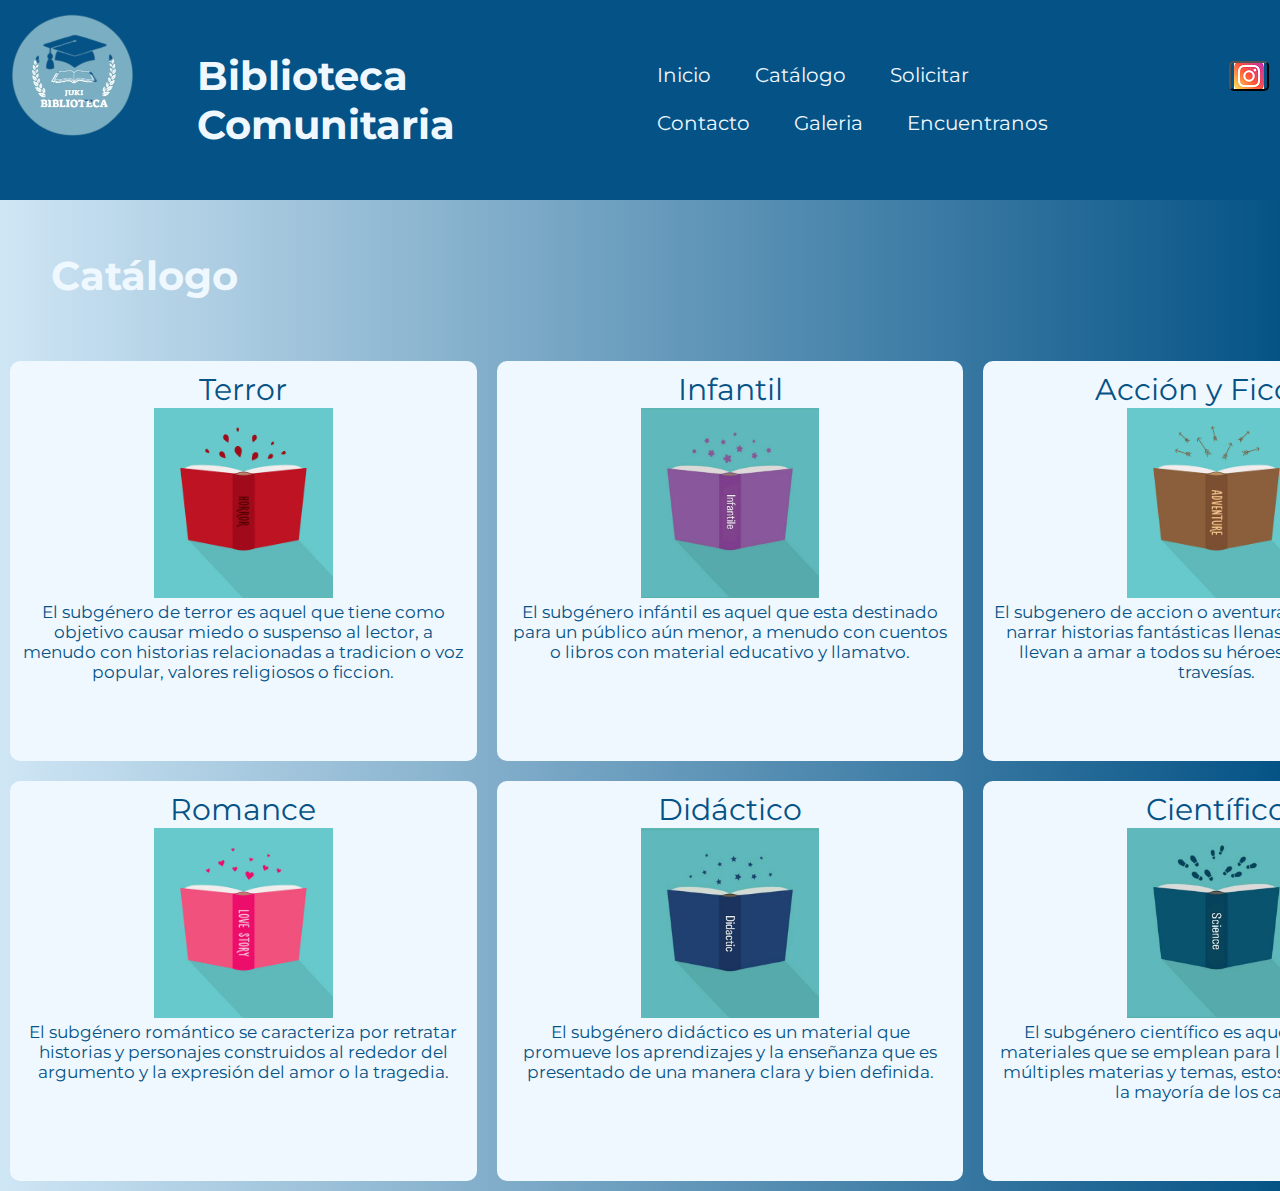
<file: catalogo.html>
<!DOCTYPE html>
<html>
<head>
    <title>Biblioteca</title>
    <link rel="stylesheet" href="style.css">
    <link rel="preconnect" href="https://fonts.googleapis.com">
    <link rel="preconnect" href="https://fonts.gstatic.com" crossorigin>
    <link href="https://fonts.googleapis.com/css2?family=Montserrat:ital,wght@1,200&display=swap" rel="stylesheet">
</head>
<body>
    <header>
        <div class="imagen">
            <img src="img/logo.png" class="logo">
        </div>
        <div class="titulo">
            <h1>Biblioteca Comunitaria</h1>
        </div>
        <div class="menu">
            <ul>
                <li id="item"><a href="index.html">Inicio</a>
                    <ul id="subitem">
                        <li><a href="#vision">Nuestra visión</a></li>
                        <li><a href="#galeria">Videos</a></li>
                        <li><a href="#audiolibro">Audios</a></li>
                    </ul>
                </li>
                <li id="item"><a href="catalogo.html">Catálogo</a>
                    <ul id="subitem">
                        <li><a href="sub/terror.html">Terror</a></li>
                        <li><a href="sub/infantil.html">Infantil</a></li>
                        <li><a href="sub/accion.html">Accion y Ficcion</a></li>
                        <li><a href="sub/romance.html">Romance</a></li>
                        <li><a href="sub/didactico.html">Didacticos</a></li>
                        <li><a href="sub/cientifico.html">Cientificos</a></li>
                    </ul>
                </li>
                <li id="item"><a href="solicitar.html">Solicitar</a></li>
                <li id="item"><a href="contacto.html">Contacto</a></li>
                <li id="item"><a href="galeria/galeria.html">Galeria</a></li>
                <li id="item"><a href="mapa.html">Encuentranos</a></li>

            </ul>
        </div>
        <div class="redes">
            <ul>
                <li id="red"><button type="button" class="inst" onclick="window.location.href='https://www.instagram.com/'"></button></li>
                <li id="red"><button type="button" class="fb" onclick="window.location.href='https://es-la.facebook.com/'"></button></li>
                <li id="red"><button type="button" class="wssp" onclick="window.location.href='https://web.whatsapp.com/'"></button></li>
            </ul>
        </div>
    </header>
    <h1 id="anim2">Catálogo</h1>
    <div class="secciones">
        <div class="generos">
            <a href="sub/terror.html">Terror</a>
            <img src="img/terror.jpg" id="terror">
            <p>El subgénero de terror es aquel que tiene como objetivo causar miedo o suspenso al lector, a menudo con historias
                relacionadas a tradicion o voz popular, valores religiosos o ficcion.
            </p>
        </div>
        <div class="generos">
            <a href="sub/infantil.html">Infantil</a>
            <img src="img/infantil.jpg" id="infantil">
            <p>El subgénero infántil es aquel que esta destinado para un público aún menor, a menudo con cuentos o libros con material
                educativo y llamatvo.
            </p>
        </div>
        <div class="generos">
            <a href="sub/accion.html">Acción y Ficción</a>
            <img src="img/accion.jpg" id="accion">
            <p>El subgenero de accion o aventura se caracteriza por narrar historias fantásticas llenas de acción que te llevan a amar
                a todos su héroes y sus increíbles travesías.
            </p>
        </div>
    </div>
    <div class="secciones">
        <div class="generos">
            <a href="sub/romance.html">Romance</a>
            <img src="img/romance.jpg" id="romance">
            <p>El subgénero romántico se caracteriza por retratar historias y personajes construidos al rededor del argumento y la 
                expresión del amor o la tragedia.
            </p>
        </div>
        <div class="generos">
            <a href="sub/didactico.html">Didáctico</a>
            <img src="img/didactico.jpg" id="didactico">
            <p>El subgénero didáctico es un material que promueve los aprendizajes y la enseñanza que es presentado de una manera clara
                y bien definida.
            </p>
        </div>
        <div class="generos">
            <a href="sub/cientifico.html">Científico</a>
            <img src="img/cientifico.jpg" id="cientifico">
            <p>El subgénero científico es aquel que contiene materiales que se emplean para la investigación de múltiples materias y
                temas, estos son verídicos (en la mayoría de los casos).
            </p>
        </div>
    </div>
</body>
</html>
</file>
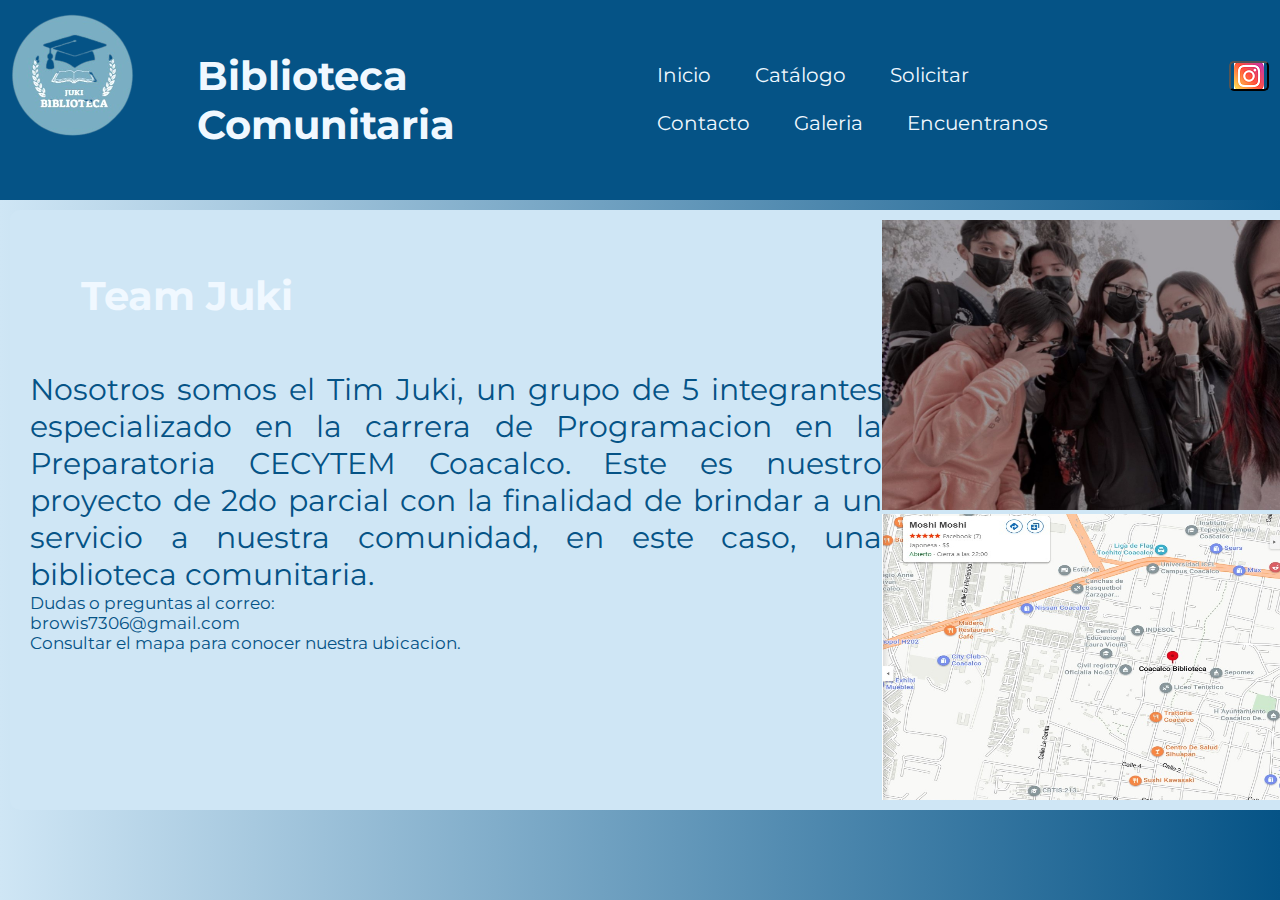
<file: contacto.html>
<!DOCTYPE html>
<html>
<head>
    <title>Biblioteca</title>
    <link rel="stylesheet" href="style.css">
    <link rel="preconnect" href="https://fonts.googleapis.com">
    <link rel="preconnect" href="https://fonts.gstatic.com" crossorigin>
    <link href="https://fonts.googleapis.com/css2?family=Montserrat:ital,wght@1,200&display=swap" rel="stylesheet">
</head>
<body>
    <header>
        <div class="imagen">
            <img src="img/logo.png" class="logo">
        </div>
        <div class="titulo">
            <h1>Biblioteca Comunitaria</h1>
        </div>
        <div class="menu">
            <ul>
                <li id="item"><a href="index.html">Inicio</a>
                    <ul id="subitem">
                        <li><a href="#vision">Nuestra visión</a></li>
                        <li><a href="#galeria">Videos</a></li>
                        <li><a href="#audiolibro">Audios</a></li>
                    </ul>
                </li>
                <li id="item"><a href="catalogo.html">Catálogo</a>
                    <ul id="subitem">
                        <li><a href="sub/terror.html">Terror</a></li>
                        <li><a href="sub/infantil.html">Infantil</a></li>
                        <li><a href="sub/accion.html">Accion y Ficcion</a></li>
                        <li><a href="sub/romance.html">Romance</a></li>
                        <li><a href="sub/didactico.html">Didacticos</a></li>
                        <li><a href="sub/cientifico.html">Cientificos</a></li>
                    </ul>
                </li>
                <li id="item"><a href="solicitar.html">Solicitar</a></li>
                <li id="item"><a href="contacto.html">Contacto</a></li>
                <li id="item"><a href="galeria/galeria.html">Galeria</a></li>
                <li id="item"><a href="mapa.html">Encuentranos</a></li>

            </ul>
        </div>
        <div class="redes">
            <ul>
                <li id="red"><button type="button" class="inst" onclick="window.location.href='https://www.instagram.com/'"></button></li>
                <li id="red"><button type="button" class="fb" onclick="window.location.href='https://es-la.facebook.com/'"></button></li>
                <li id="red"><button type="button" class="wssp" onclick="window.location.href='https://web.whatsapp.com/'"></button></li>
            </ul>
        </div>
    </header>
    <div class="contacto">
    <div class="texto">
        <h1 id="anim4">Team Juki</h1>
        <p class="parrafo">Nosotros somos el Tim Juki, un grupo de 5 integrantes especializado en la carrera de Programacion
            en la Preparatoria CECYTEM Coacalco. Este es nuestro proyecto de 2do parcial con la finalidad de
            brindar a un servicio a nuestra comunidad, en este caso, una biblioteca comunitaria.</p>
        <p>Dudas o preguntas al correo: <br>
            browis7306@gmail.com</p>
        <p>Consultar el mapa para conocer nuestra ubicacion.</p>
    </div>
    <div class="imagen">
        <img src="img/juki.jpg" id="foto">
        <img src="img/mapa.jpg" id="foto">
    </div>
    </div>
</body>
</html>
</file>
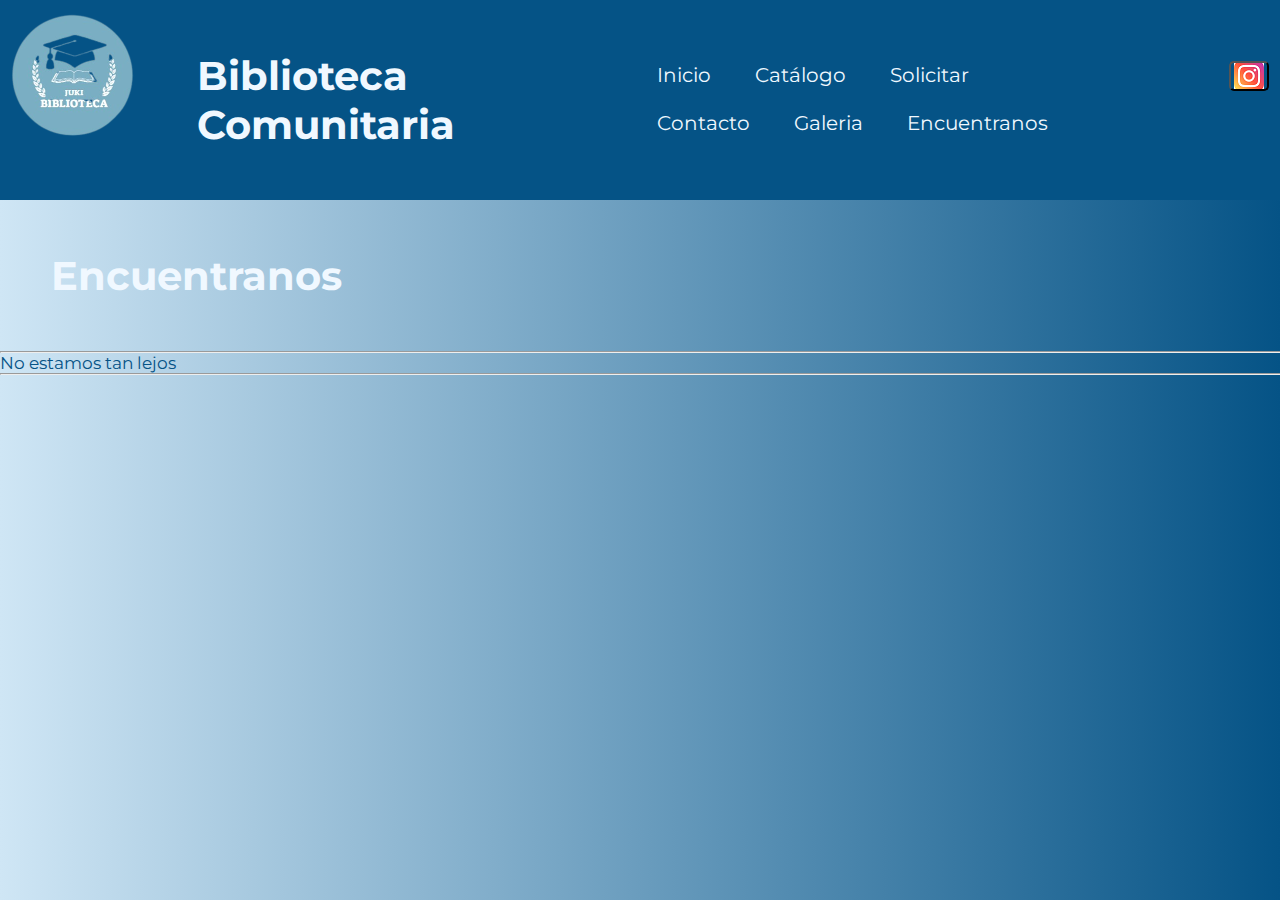
<file: mapa.html>
<!DOCTYPE html>
<html>
<head>
    <title>Mapa</title>
    <link rel="stylesheet" href="style.css">
    <link rel="preconnect" href="https://fonts.googleapis.com">
    <link rel="preconnect" href="https://fonts.gstatic.com" crossorigin>
    <link href="https://fonts.googleapis.com/css2?family=Montserrat:ital,wght@1,200&display=swap" rel="stylesheet">
</head>
<body>
    <header>
        <div class="imagen">
            <img src="img/logo.png" class="logo">
        </div>
        <div class="titulo">
            <h1>Biblioteca Comunitaria</h1>
        </div>
        <div class="menu">
            <ul>
                <li id="item"><a href="index.html">Inicio</a>
                    <ul id="subitem">
                        <li><a href="#vision">Nuestra visión</a></li>
                        <li><a href="#galeria">Videos</a></li>
                        <li><a href="#audiolibro">Audios</a></li>
                    </ul>
                </li>
                <li id="item"><a href="catalogo.html">Catálogo</a>
                    <ul id="subitem">
                        <li><a href="sub/terror.html">Terror</a></li>
                        <li><a href="sub/infantil.html">Infantil</a></li>
                        <li><a href="sub/accion.html">Accion y Ficcion</a></li>
                        <li><a href="sub/romance.html">Romance</a></li>
                        <li><a href="sub/didactico.html">Didacticos</a></li>
                        <li><a href="sub/cientifico.html">Cientificos</a></li>
                    </ul>
                </li>
                <li id="item"><a href="solicitar.html">Solicitar</a></li>
                <li id="item"><a href="contacto.html">Contacto</a></li>
                <li id="item"><a href="galeria/galeria.html">Galeria</a></li>
                <li id="item"><a href="mapa.html">Encuentranos</a></li>

            </ul>
        </div>
        <div class="redes">
            <ul>
                <li id="red"><button type="button" class="inst" onclick="window.location.href='https://www.instagram.com/'"></button></li>
                <li id="red"><button type="button" class="fb" onclick="window.location.href='https://es-la.facebook.com/'"></button></li>
                <li id="red"><button type="button" class="wssp" onclick="window.location.href='https://web.whatsapp.com/'"></button></li>
            </ul>
        </div>
    </header>
    <h1 id="anim1">Encuentranos</h1>
    <hr>
    <p>No estamos tan lejos</p>
    <hr>
    <iframe src="https://www.google.com/maps/embed?pb=!1m18!1m12!1m3!1d3757.7827557953315!2d-99.10660572555679!3d19.63658333413643!2m3!1f0!2f0!3f0!3m2!1i1024!2i768!4f13.1!3m3!1m2!1s0x85d1f547533dea7f%3A0x336b92b4599ced40!2sBiblioteca!5e0!3m2!1ses-419!2smx!4v1687066561861!5m2!1ses-419!2smx" width="600" height="450" style="border:0;" allowfullscreen="" loading="lazy" referrerpolicy="no-referrer-when-downgrade"></iframe>
</body>
</html>
</file>
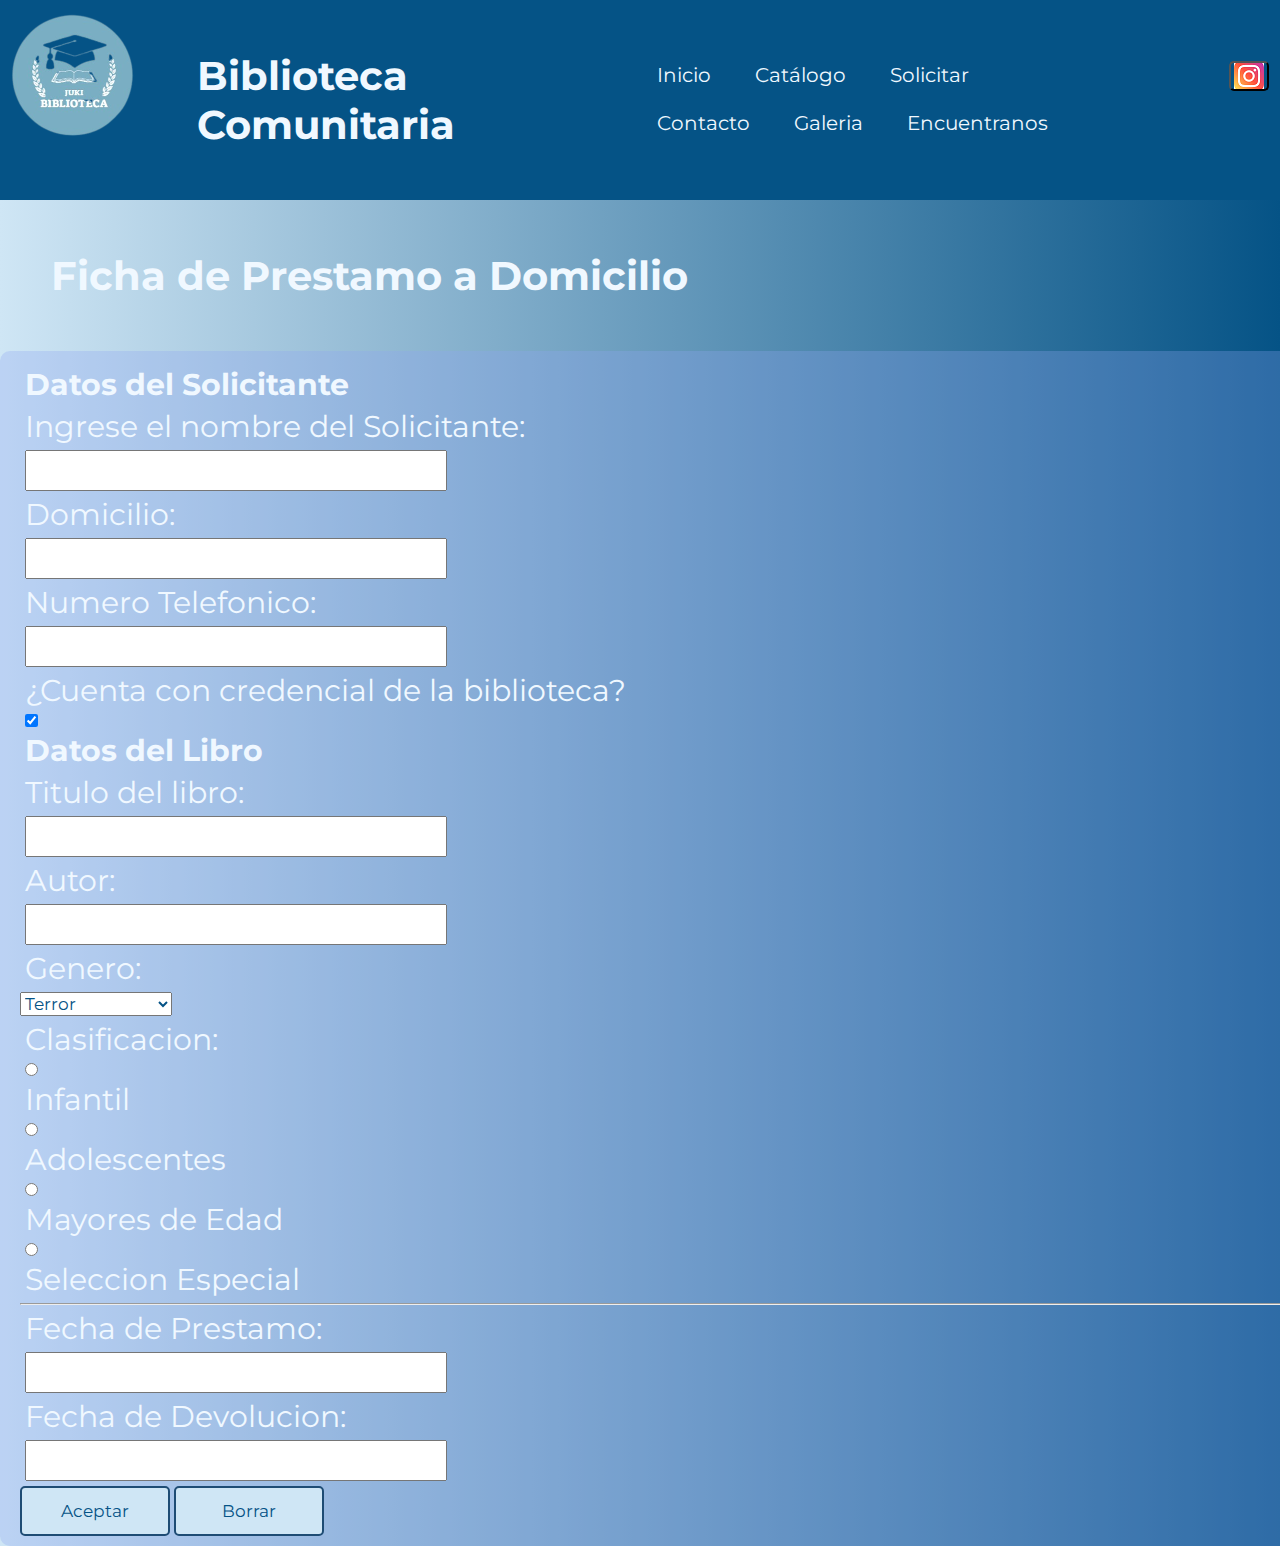
<file: solicitar.html>
<!DOCTYPE html>
<html>
<head>
    <title>Biblioteca</title>
    <link rel="stylesheet" href="style.css">
    <link rel="preconnect" href="https://fonts.googleapis.com">
    <link rel="preconnect" href="https://fonts.gstatic.com" crossorigin>
    <link href="https://fonts.googleapis.com/css2?family=Montserrat:ital,wght@1,200&display=swap" rel="stylesheet">
</head>
<body>
    <header>
        <div class="imagen">
            <img src="img/logo.png" class="logo">
        </div>
        <div class="titulo">
            <h1>Biblioteca Comunitaria</h1>
        </div>
        <div class="menu">
            <ul>
                <li id="item"><a href="index.html">Inicio</a>
                    <ul id="subitem">
                        <li><a href="#vision">Nuestra visión</a></li>
                        <li><a href="#galeria">Videos</a></li>
                        <li><a href="#audiolibro">Audios</a></li>
                    </ul>
                </li>
                <li id="item"><a href="catalogo.html">Catálogo</a>
                    <ul id="subitem">
                        <li><a href="sub/terror.html">Terror</a></li>
                        <li><a href="sub/infantil.html">Infantil</a></li>
                        <li><a href="sub/accion.html">Accion y Ficcion</a></li>
                        <li><a href="sub/romance.html">Romance</a></li>
                        <li><a href="sub/didactico.html">Didacticos</a></li>
                        <li><a href="sub/cientifico.html">Cientificos</a></li>
                    </ul>
                </li>
                <li id="item"><a href="solicitar.html">Solicitar</a></li>
                <li id="item"><a href="contacto.html">Contacto</a></li>
                <li id="item"><a href="galeria/galeria.html">Galeria</a></li>
                <li id="item"><a href="mapa.html">Encuentranos</a></li>

            </ul>
        </div>
        <div class="redes">
            <ul>
                <li id="red"><button type="button" class="inst" onclick="window.location.href='https://www.instagram.com/'"></button></li>
                <li id="red"><button type="button" class="fb" onclick="window.location.href='https://es-la.facebook.com/'"></button></li>
                <li id="red"><button type="button" class="wssp" onclick="window.location.href='https://web.whatsapp.com/'"></button></li>
            </ul>
        </div>
    </header>
    <h1 id="anim3">Ficha de Prestamo a Domicilio</h1>
    <form name="solicitudes">
        <label id="titulo">Datos del Solicitante</label>
        <label for="nom">Ingrese el nombre del Solicitante:</label> <input type="text" name="nom" id="nom" required>
        <label for="dom">Domicilio:</label> <input type="text" name="dom" id="nom" required>
        <label for="num">Numero Telefonico:</label> <input type="number" name="num" id="num" required>
        <label for="cred">¿Cuenta con credencial de la biblioteca?</label> <input type="checkbox" checked name="cred" id="cred" required>
        <label id="titulo">Datos del Libro</label>
        <label for="lib">Titulo del libro:</label> <input type="text" name="lib" id="lib" required>
        <label for="aut">Autor:</label> <input type="text" name="aut" id="aut" required>
        <label for="gen">Genero:</label>
        <select name="gen" id="gen">
            <option value="terror">Terror</option>
            <option value="aventura">Aventura</option>
            <option value="ciencia ficcion">Ciencia Ficcion</option>
            <option value="romance">Romance</option>
            <option value="historia">Historia</option>
        </select>
        <label for="clas">Clasificacion:</label>
        <input type="radio" name="inf" id="inf"> <label for="inf">Infantil</label>
        <input type="radio" name="adol" id="adol"> <label for="adol">Adolescentes</label>
        <input type="radio" name="adul" id="adul"> <label for="adul">Mayores de Edad</label>
        <input type="radio" name="sel" id="sel"> <label for="sel">Seleccion Especial</label>
        <hr>
        <label for="fechap">Fecha de Prestamo:</label> <input type="text" name="fechap" id="fechap" required>
        <label for="fechae">Fecha de Devolucion:</label> <input type="text" name="fechae" id="fechae" required>
        <button id="form" onclick="getdatos()">Aceptar</button>
        <button type="reset" id="form">Borrar</button>
        <div id="solicitud"></div>
    </form>
    <script>
        function getdatos() {
            var nom= document.solicitudes.nom.value;
            var dom= parseInt(document.solicitudes.dom.value);
            var num= document.solicitudes.num.value;
            var cred= document.solicitudes.cred.value;
            var lib=document.solicitudes.lib.value;
            var aut=document.solicitudes.aut.value;
            var gen=document.solicitudes.gen.value;
            var fechap=document.solicitudes.fechap.value;
            var fechae=document.solicitudes.fechae.value;
            document.getElementById('solicitud').innerHTML="Reservacion completada<br> Libro: "+lib+" <br> Solicitante: "+nom+" <br> Fecha de entrega: "+fechae;
        }
    </script>
</body>
</html>
</file>
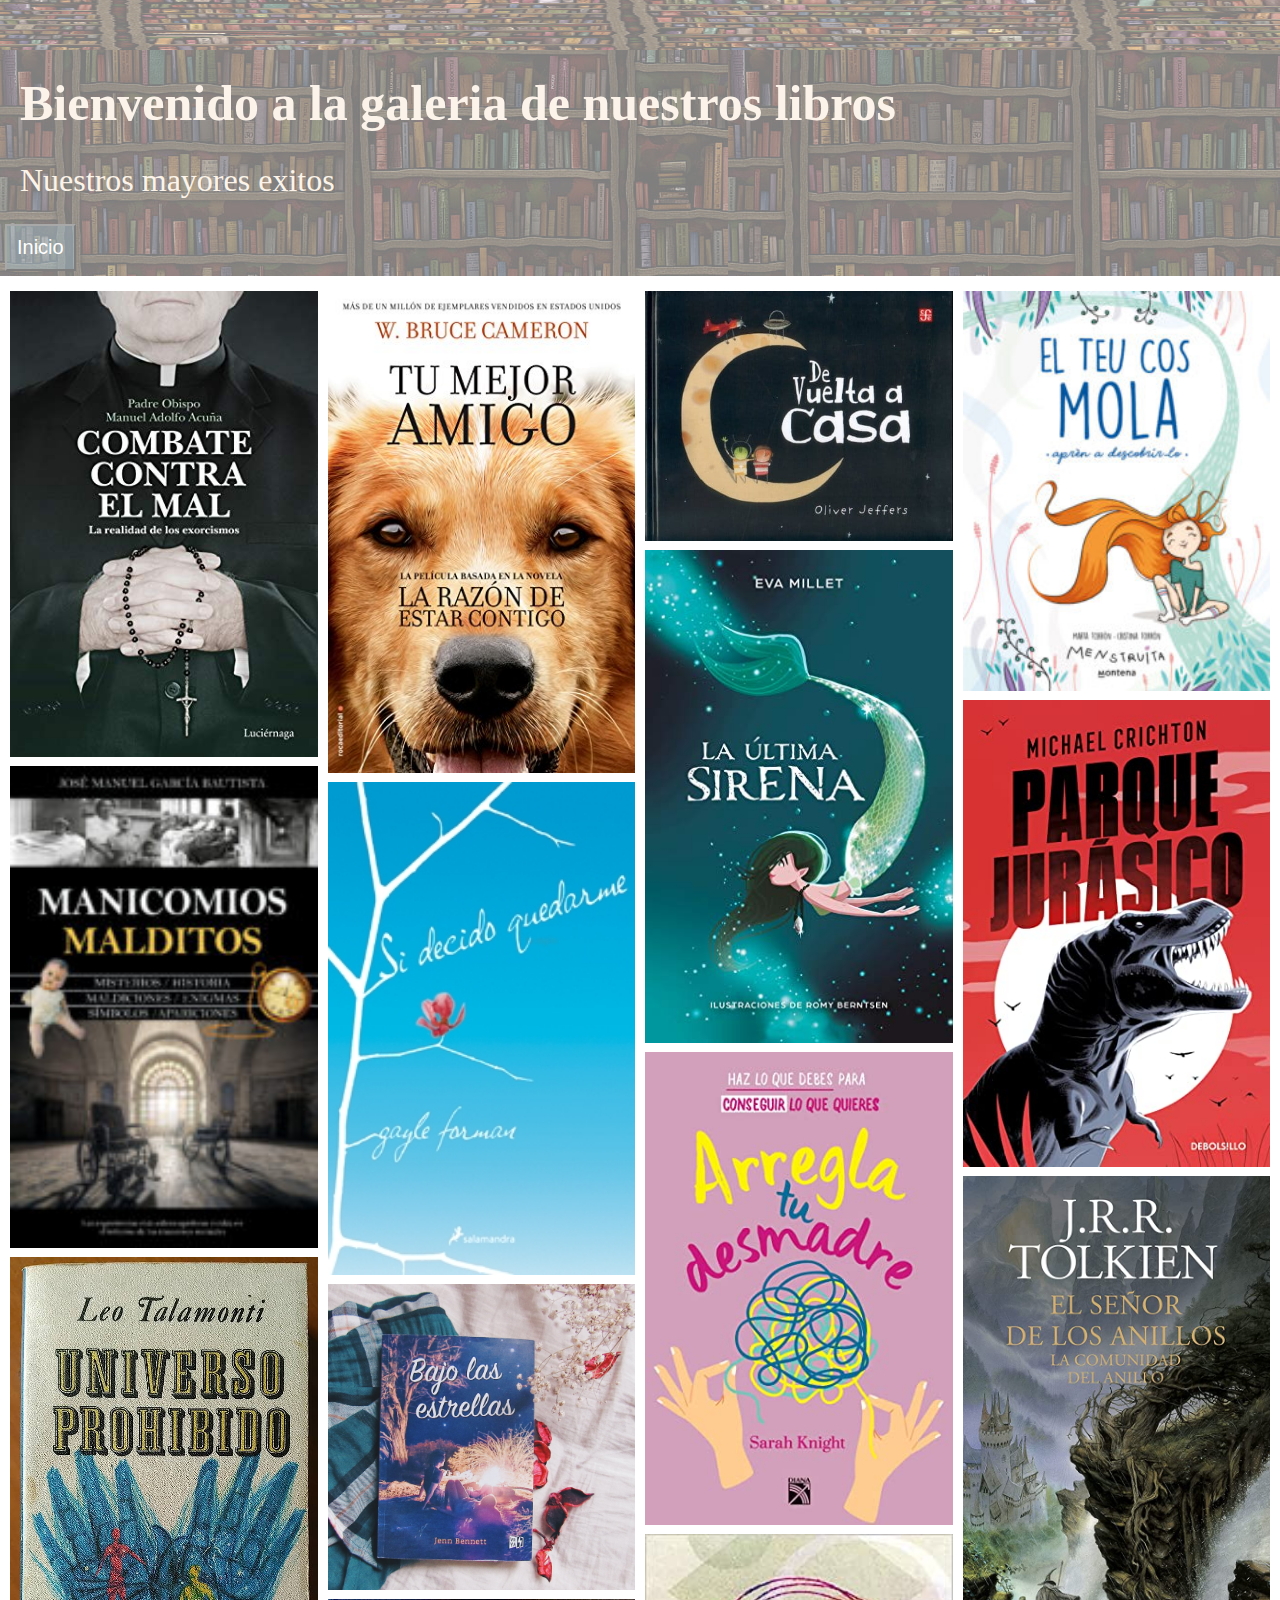
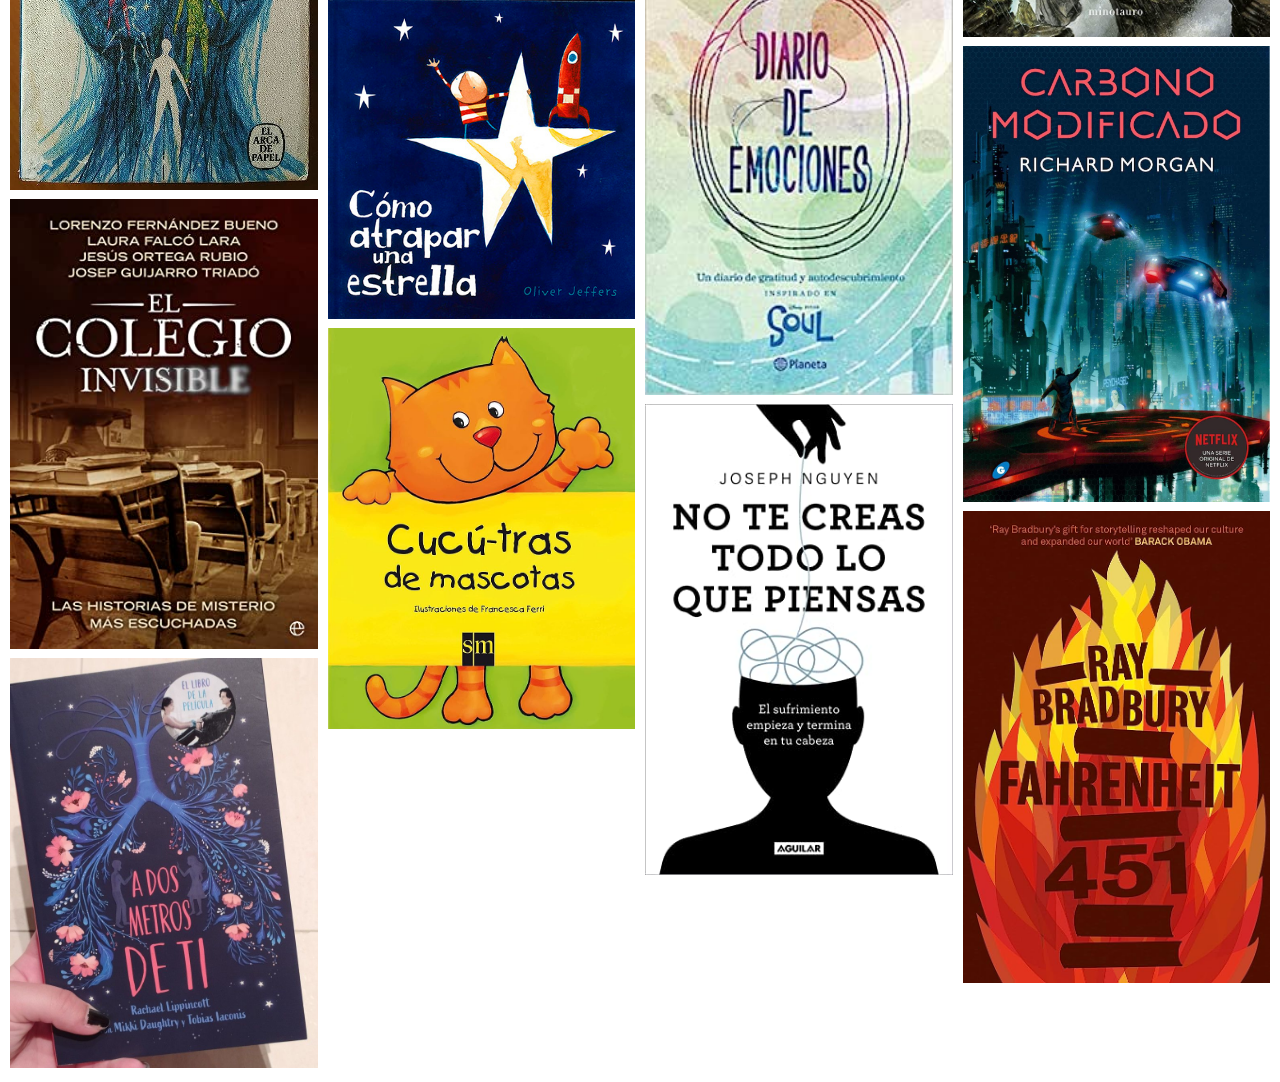
<file: galeria/galeria.html>
<!DOCTYPE html>
<html>
<head>
    <title>Galeria</title>
    <link rel="stylesheet" href="style.css">
</head>
<body>
    <header>
        <div class="headerr">
        <img src="img/fondo.jpg" height="50">
        <h1>Bienvenido a la galeria de nuestros libros</h1>
        <p>Nuestros mayores exitos</p>
        <button type="button" onclick="window.location.href='file:../index.html'">Inicio</button>
        </div>
    </header>
    <div class="row">
        <div class="colum">
            <img src="img/img1.jpg">
            <img src="img/img2.jpg">
            <img src="img/img3.jpg">
            <img src="img/img4.jpg">
            <img src="img/img5.jpg">
        </div>
        <div class="colum">
            <img src="img/img6.jpg">
            <img src="img/img7.jpg">
            <img src="img/img8.jpg">
            <img src="img/img9.jpg">
            <img src="img/img10.jpg">
        </div>
        <div class="colum">
            <img src="img/img11.jpg">
            <img src="img/img12.jpg">
            <img src="img/img13.jpg">
            <img src="img/img14.jpg">
            <img src="img/img15.jpg">
        </div>
        <div class="colum">
            <img src="img/img16.jpg">
            <img src="img/img17.jpg">
            <img src="img/img18.jpg">
            <img src="img/img19.jpg">
            <img src="img/img20.jpg">
        </div>
    </div>
</body>
</html>
</file>
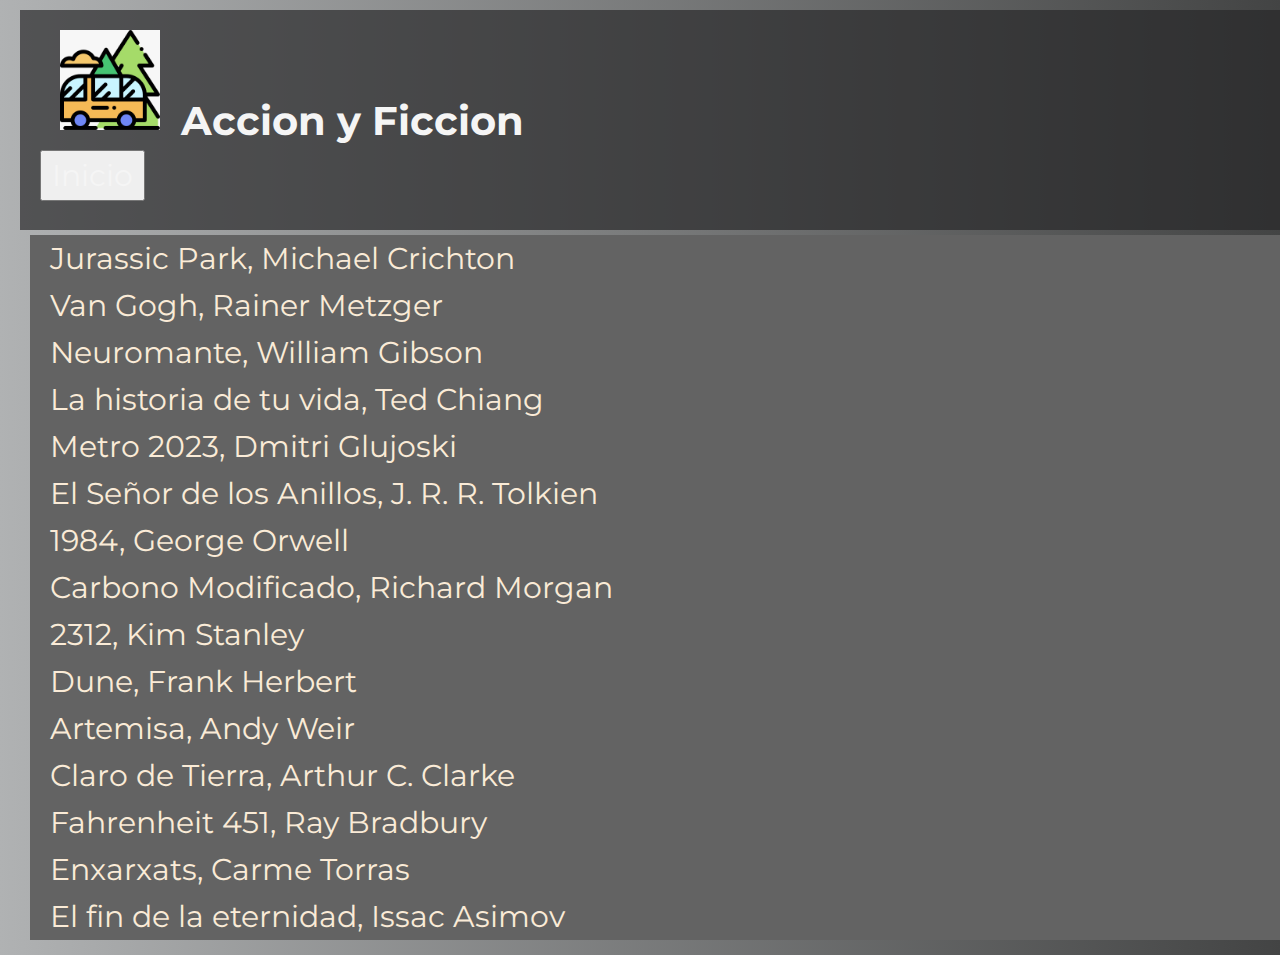
<file: sub/accion.html>
<!DOCTYPE html>
<html>
<head>
    <title>Didacticos</title>
    <link rel="stylesheet" href="style.css">
    <link rel="preconnect" href="https://fonts.googleapis.com">
    <link rel="preconnect" href="https://fonts.gstatic.com" crossorigin>
    <link href="https://fonts.googleapis.com/css2?family=Montserrat:ital,wght@1,200&display=swap" rel="stylesheet">
</head>
<body>
    <header class="generos-encabezado">
        
        <h1><img src="icono_aventura.jpg" id="logo"> Accion y Ficcion</h1>
        <button type="button" onclick="window.location.href='file:../index.html'">Inicio</button>
    </header>
        <ul>
            <li id="lista"><a href="https://latam.casadellibro.com/ebook-parque-jurasico-jurassic-park-ebook/9788466330626/2576187">Jurassic Park, Michael Crichton</a></li>
            <li id="lista"><a href="https://www.gandhi.com.mx/van-gogh-la-obra-completa-pintura">Van Gogh, Rainer Metzger</a></li>
            <li id="lista"><a href="https://latam.casadellibro.com/libro-neuromante/9788445076620/1154755">Neuromante, William Gibson</a></li>
            <li id="lista"><a href="https://latam.casadellibro.com/libro-la-historia-de-tu-vida/9788498891355/12181995">La historia de tu vida, Ted Chiang</a></li>
            <li id="lista"><a href="https://latam.casadellibro.com/libro-metro-2033-ne/9786070792779/13291096">Metro 2023, Dmitri Glujoski</a></li>
            <li id="lista"><a href="https://latam.casadellibro.com/libro-el-senor-de-los-anillos-1-la-comunidad-del-anillo/9786070792229/13218362">El Señor de los Anillos, J. R. R. Tolkien</a></li>
            <li id="lista"><a href="https://latam.casadellibro.com/libro-1984/9786070782640/12734980">1984, George Orwell</a></li>
            <li id="lista"><a href="https://latam.casadellibro.com/libro-carbono-modificado-takeshi-kovacs-1/9788417507473/11361896">Carbono Modificado, Richard Morgan</a></li>
            <li id="lista"><a href="https://latam.casadellibro.com/libro-2312/9781841499987/2125284">2312, Kim Stanley</a></li>
            <li id="lista"><a href="https://latam.casadellibro.com/libro-dune-nueva-edicion-las-cronicas-de-dune-1/9788466353779/11543708">Dune, Frank Herbert</a></li>
            <li id="lista"><a href="https://latam.casadellibro.com/libro-artemisa/9788466662277/5937019">Artemisa, Andy Weir</a></li>
            <li id="lista"><a href="https://latam.casadellibro.com/libro-claro-de-tierra/9788435021319/6043547">Claro de Tierra, Arthur C. Clarke</a></li>
            <li id="lista"><a href="https://latam.casadellibro.com/libro-fahrenheit-451/9786070764004/12643236">Fahrenheit 451, Ray Bradbury</a></li>
            <li id="lista"><a href="https://latam.casadellibro.com/libro-enxarxats/9788494587771/5476021"> Enxarxats, Carme Torras</a></li>
            <li id="lista"><a href="https://latam.casadellibro.com/libro-el-fin-de-la-eternidad/9788491425755/13014098">El fin de la eternidad, Issac Asimov</a></li>
        </ul>
</body>
</html>
</file>
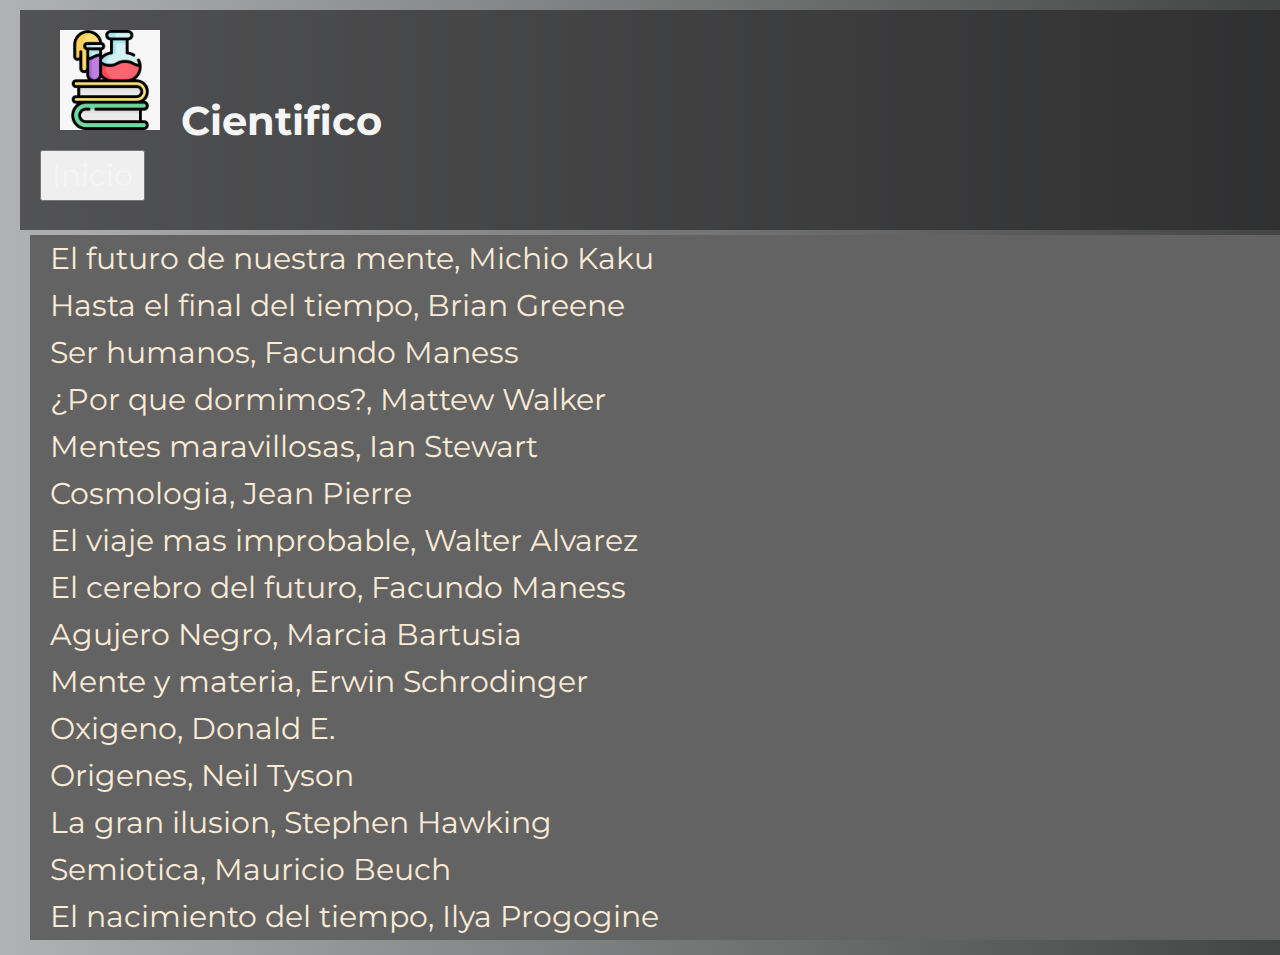
<file: sub/cientifico.html>
<!DOCTYPE html>
<html>
<head>
    <title>Cientifico</title>
    <link rel="stylesheet" href="style.css">
    <link rel="preconnect" href="https://fonts.googleapis.com">
    <link rel="preconnect" href="https://fonts.gstatic.com" crossorigin>
    <link href="https://fonts.googleapis.com/css2?family=Montserrat:ital,wght@1,200&display=swap" rel="stylesheet">
</head>
<body>
    <header class="generos-encabezado">
        <h1><img src="icono-cientifico.jpg" id="logo"> Cientifico</h1>
        <button type="button" onclick="window.location.href='file:../index.html'">Inicio</button>
    </header>
        <ul>
            <li id="lista"><a href="https://latam.casadellibro.com/libro-el-futuro-de-nuestra-mente/9788490625859/2549086">El futuro de nuestra mente, Michio Kaku</a></li>
            <li id="lista"><a href="https://latam.casadellibro.com/libro-el-futuro-de-nuestra-mente/9788490625859/2549086?q=hasta+el+final+del+tiempo&scroll=2806500">Hasta el final del tiempo, Brian Greene</a></li>
            <li id="lista"><a href="https://latam.casadellibro.com/libro-ser-humanos/9786075691572/12644060">Ser humanos, Facundo Maness</a></li>
            <li id="lista"><a href="https://latam.casadellibro.com/libro-por-que-dormimos/9786077478898/12644004">¿Por que dormimos?, Mattew Walker</a></li>
            <li id="lista"><a href="https://latam.casadellibro.com/libro-mentes-maravillosas/9786077476337/12644717">Mentes maravillosas, Ian Stewart</a></li>
            <li id="lista"><a href="https://latam.casadellibro.com/libro-cosmologia-fisica-2-ed/9788446051398/13554467">Cosmologia, Jean Pierre</a></li>
            <li id="lista"><a href="https://latam.casadellibro.com/libro-cosmologia-fisica-2-ed/9788446051398/13554467">El viaje mas improbable, Walter Alvarez</a></li>
            <li id="lista"><a href="https://latam.casadellibro.com/libro-el-cerebro-del-futuro/9786077475668/12643946">El cerebro del futuro, Facundo Maness</a></li>
            <li id="lista"><a href="https://latam.casadellibro.com/libro-agujeros-negros/9788434424029/3033468">Agujero Negro, Marcia Bartusia</a></li>
            <li id="lista"><a href="https://latam.casadellibro.com/libro-mente-y-materia/9788490662441/2932884">Mente y materia, Erwin Schrodinger</a></li>
            <li id="lista"><a href="https://latam.casadellibro.com/libro-oxigeno-una-historia-de-cuatro-mil-millones-de-anos/9788498928150/2491647">Oxigeno, Donald E.</a></li>
            <li id="lista"><a href="https://latam.casadellibro.com/libro-origenes/9788449330728/2374822">Origenes, Neil Tyson</a></li>
            <li id="lista"><a href="https://latam.casadellibro.com/libro-la-gran-ilusion/9786077477358/12644735">La gran ilusion, Stephen Hawking</a></li>
            <li id="lista"><a href="https://latam.casadellibro.com/libro-charles-sanders-pierce-semiotica-iconicidad-y-analogia/9788425432637/2413857">Semiotica, Mauricio Beuch</a></li>
            <li id="lista"><a href="https://latam.casadellibro.com/libro-el-nacimiento-del-tiempo/9788490669945/12381549">El nacimiento del tiempo, Ilya Progogine</a></li>
        </ul>
</body>
</html>
</file>
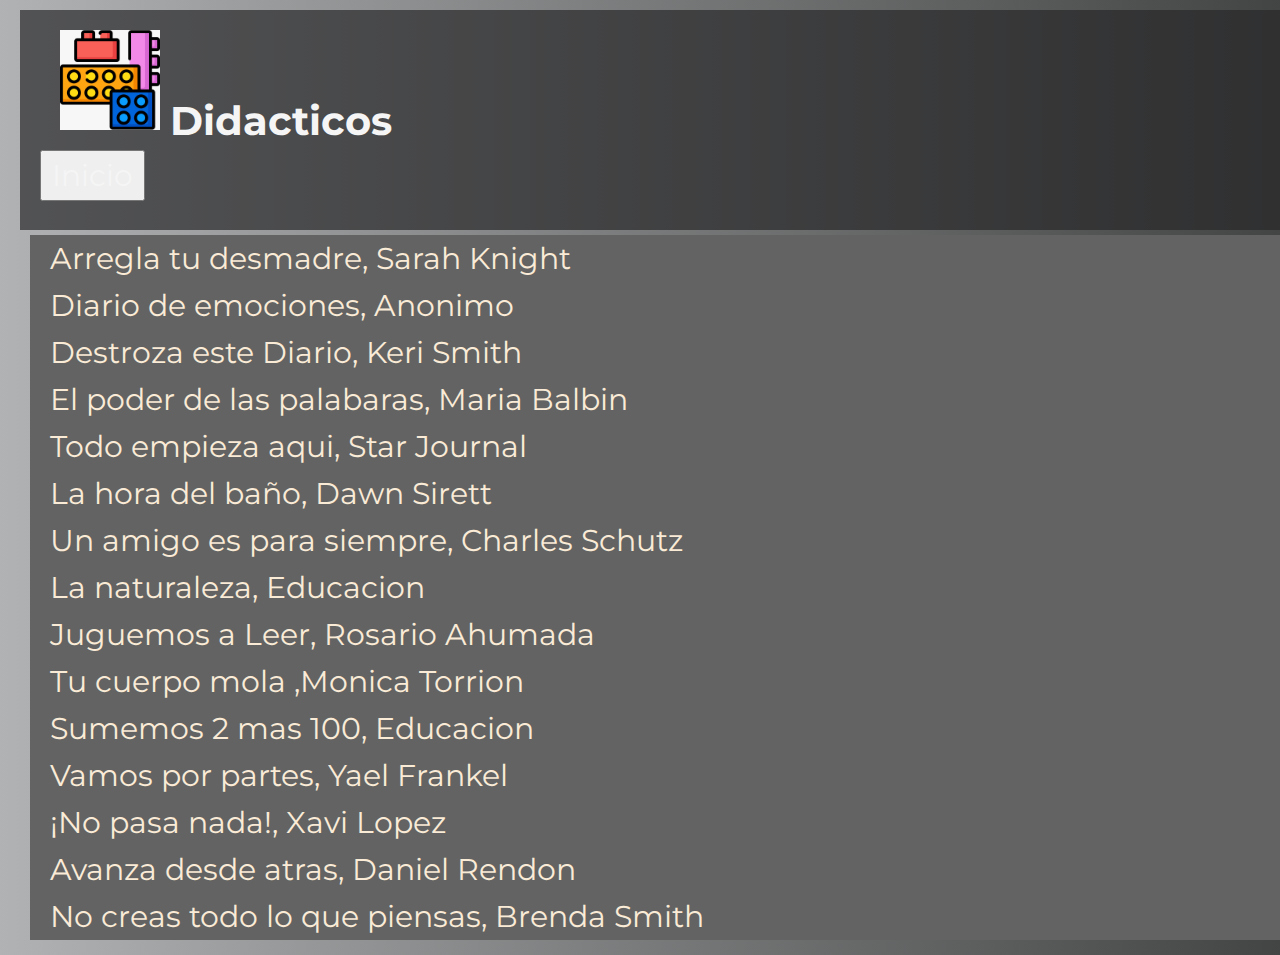
<file: sub/didactico.html>
<!DOCTYPE html>
<html>
<head>
    <title>Didacticos</title>
    <link rel="stylesheet" href="style.css">
    <link rel="preconnect" href="https://fonts.googleapis.com">
    <link rel="preconnect" href="https://fonts.gstatic.com" crossorigin>
    <link href="https://fonts.googleapis.com/css2?family=Montserrat:ital,wght@1,200&display=swap" rel="stylesheet">
</head>
<body>
    <header class="generos-encabezado">
        <h1><img src="icono_didactico.jpg" id="logo">Didacticos</h1>
        <button type="button" onclick="window.location.href='file:../index.html'">Inicio</button>
    </header>
        <ul>
            <li id="lista"><a href="https://latam.casadellibro.com/libro-arregla-tu-desmadre/9786070753954/12643147">Arregla tu desmadre, Sarah Knight</a></li>
            <li id="lista"><a href="https://latam.casadellibro.com/libro-soul-diario-de-emociones/9786070767944/12642763">Diario de emociones, Anonimo</a></li>
            <li id="lista"><a href="https://latam.casadellibro.com/libro-destroza-este-diario/9786079377106/12643816">Destroza este Diario, Keri Smith</a></li>
            <li id="lista"><a href="https://latam.casadellibro.com/libro-el-poder-de-las-palabras-como-cambiar-tu-cerebro-y-tu-vida-conversando/9788418006494/13101124">El poder de las palabaras, Maria Balbin</a></li>
            <li id="lista"><a href="https://latam.casadellibro.com/libro-el-poder-de-las-palabras-como-cambiar-tu-cerebro-y-tu-vida-conversando/9788418006494/13101124?q=todo+empieza+aqui&scroll=12645758">Todo empieza aqui, Star Journal</a></li>
            <li id="lista"><a href="https://latam.casadellibro.com/libro-piratas-a-la-hora-del-bano/9788416900916/7882385">La hora del baño, Dawn Sirett</a></li>
            <li id="lista"><a href="https://latam.casadellibro.com/libro-un-amigo-es-para-siempre/9788441410183/825334">Un amigo es para siempre, Charles Schutz</a></li>
            <li id="lista"><a href="https://latam.casadellibro.com/libro-con-calma-aqui-y-ahora-mas-historias-de-la-naturaleza/9788419401113/13530968">La naturaleza, Educacion</a></li>
            <li id="lista"><a href="https://latam.casadellibro.com/libro-juguemos-a-leer/9789879191286/956456">Juguemos a Leer, Rosario Ahumada</a></li>
            <li id="lista"><a href="https://latam.casadellibro.com/libro-tu-cuerpo-mola-aprende-a-descubrirlo/9788418318931/12270996">Tu cuerpo mola ,Monica Torrion</a></li>
            <li id="lista"><a href="https://latam.casadellibro.com/libro-suma-de-geographia/9788490017432/13253984">Sumemos 2 mas 100, Educacion</a></li>
            <li id="lista"><a href="https://latam.casadellibro.com/ebook-vamos-por-partes-ebook/9789563640663/11922117">Vamos por partes, Yael Frankel</a></li>
            <li id="lista"><a href="https://latam.casadellibro.com/libro-no-pasa-nada/9788419379412/13302203">¡No pasa nada!, Xavi Lopez</a></li>
            <li id="lista"><a href="https://latam.casadellibro.com/libro-cronica-de-una-muerte-anunciada/9788497592437/873720">Avanza desde atras, Daniel Rendon</a></li>
            <li id="lista"><a href="https://latam.casadellibro.com/libro-no-creas-todo-lo-que-piensas/9788418585623/12133676">No creas todo lo que piensas, Brenda Smith</a></li>
        </ul>
</body>
</html>
</file>
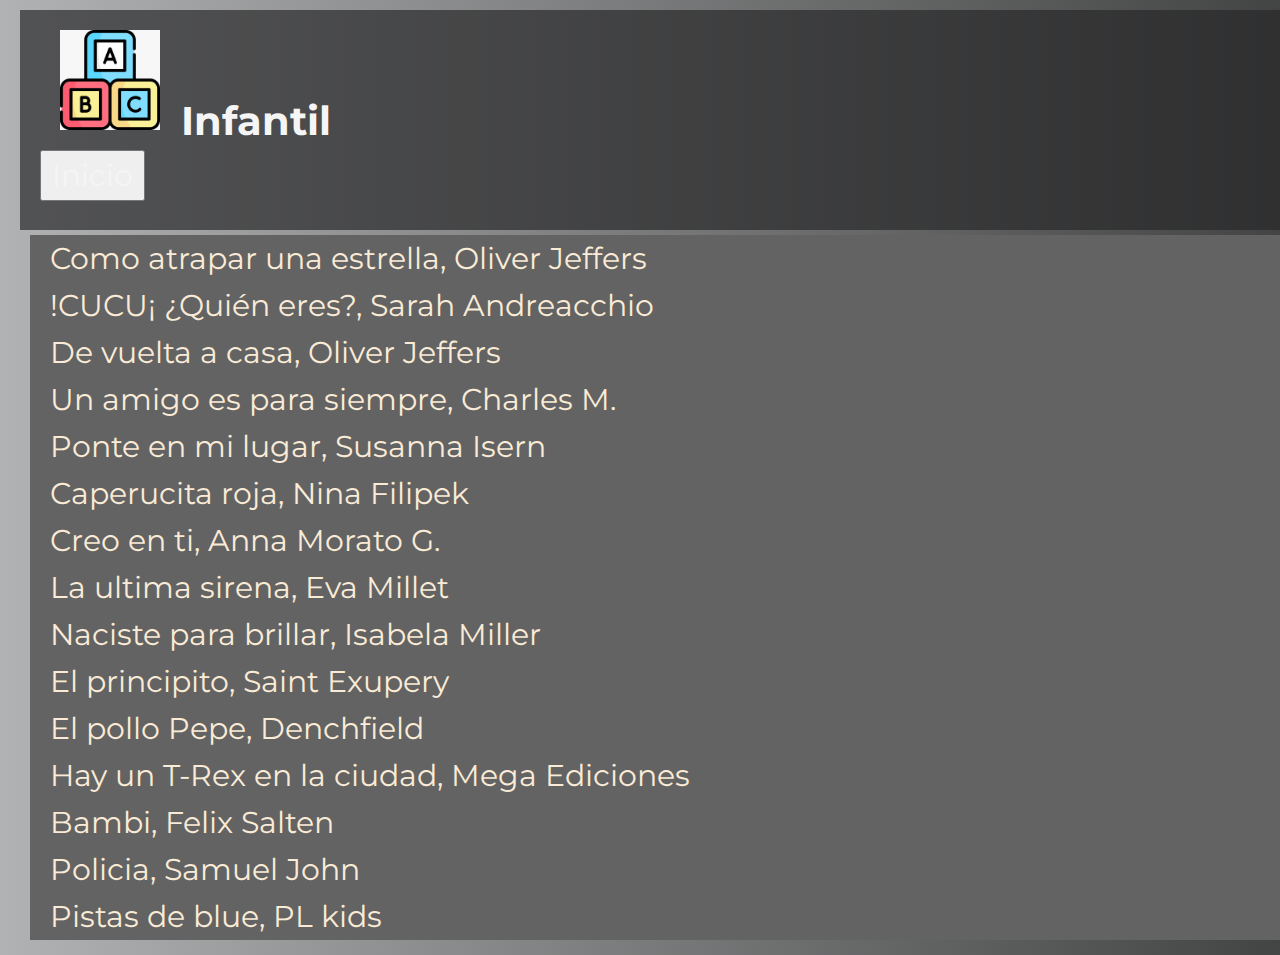
<file: sub/infantil.html>
<!DOCTYPE html>
<html>
<head>
    <title>Infantil</title>
    <link rel="stylesheet" href="style.css">
    <link rel="preconnect" href="https://fonts.googleapis.com">
    <link rel="preconnect" href="https://fonts.gstatic.com" crossorigin>
    <link href="https://fonts.googleapis.com/css2?family=Montserrat:ital,wght@1,200&display=swap" rel="stylesheet">
</head>
<body>
    <header class="generos-encabezado">
        <h1><img src="icono_infantil.jpg" id="logo"> Infantil</h1>
        <button type="button" onclick="window.location.href='file:../index.html'">Inicio</button>
    </header>
        <ul>
            <li id="lista"><a href="https://latam.casadellibro.com/libro-como-atrapar-una-estrella/9789681677589/1091977">Como atrapar una estrella, Oliver Jeffers</a></li>
            <li id="lista"><a href="https://latam.casadellibro.com/libro-cucu-tras-quien-eres/9788491825210/9677450">!CUCU¡ ¿Quién eres?, Sarah Andreacchio</a></li>
            <li id="lista"><a href="https://latam.casadellibro.com/libro-de-vuelta-a-casa/9789681685089/1250010">De vuelta a casa, Oliver Jeffers</a></li>
            <li id="lista"><a href="https://latam.casadellibro.com/libro-un-amigo-es-para-siempre/9788441410183/825334">Un amigo es para siempre, Charles M.</a></li>
            <li id="lista"><a href="https://latam.casadellibro.com/libro-ponte-en-mi-lugar/9788417673369/11232427">Ponte en mi lugar, Susanna Isern</a></li>
            <li id="lista"><a href="https://latam.casadellibro.com/libro-caperucita-roja/9786070770135/12642325">Caperucita roja, Nina Filipek</a></li>
            <li id="lista"><a href="https://latam.casadellibro.com/libro-creo-en-ti-6-cuentos-cortos-para-ayudarnos-a-tomar-buenas-decisiones/9788448852788/11721325">Creo en ti, Anna Morato G.</a></li>
            <li id="lista"><a href="https://latam.casadellibro.com/libro-la-ultima-sirena/9788417424251/7692865">La ultima sirena, Eva Millet</a></li>
            <li id="lista"><a href="https://latam.casadellibro.com/libro-lo-que-las-estrellas-cuentan-sobre-ti/9788425363498/13479074">Naciste para brillar, Isabela Miller</a></li>
            <li id="lista"><a href="https://latam.casadellibro.com/libro-el-principito-edicion-color/9786070704420/12643749">El principito, Saint Exupery</a></li>
            <li id="lista"><a href="https://latam.casadellibro.com/libro-el-pollo-pepe/9788434856813/599332">El pollo Pepe, Denchfield</a></li>
            <li id="lista"><a href="https://latam.casadellibro.com/libro-t-rex-asustado/9788497867207/3006971">Hay un T-Rex en la ciudad, Mega Ediciones</a></li>
            <li id="lista"><a href="https://latam.casadellibro.com/libro-bambi-una-vida-en-el-bosque/9788414030530/11824770">Bambi, Felix Salten</a></li>
            <li id="lista"><a href="https://latam.casadellibro.com/libro-mi-policia/9786070792564/13322910">Policia, Samuel John</a></li>
            <li id="lista"><a href="https://latam.casadellibro.com/libro-las-pistas-de-blue-y-tu-numeros-formas-y-colores/9786070795374/13503529">Pistas de blue, PL kids</a></li>
        </ul>
</body>
</html>
</file>
<file: style.css>
*{
    padding:0;
    margin:0;
    box-sizing: border-box;
    font-family:'Montserrat', sans-serif;
    font-size: 17px;
    color: #055386;
}
body{
    width: 1460px;
    margin: 0 auto;
    background: aliceblue;
    background: linear-gradient(to right, #cfe6f5, #055386);
}
header{
    background-color: #055386;
    display: flex;
    width:1460px;
}
h1{
    color:aliceblue;
    font-size: 40px;
    font-weight: bold;
    padding: 3rem;
}
.logo{
    width: 150px;
    height: 150px;
    object-fit: cover;
}
/*menu*/
header .imagen{
    width: 10%;
}
header .titulo{
    width: 30%;
}
header .menu{
    width:40%;
}
header .redes{
    width: 20%;
}
.menu{
    width: 600px;
}
.menu ul{
    list-style-type: none;
    margin: 0;
    padding: 3rem;
}
.menu #item{
    float: left;
}
.menu #item a{
    background-color: #055386;
    color: aliceblue;
    padding: 12px 22px;
    display: block;
    font-size: 20px;
    text-decoration: none;
}
.menu #subitem{
    display: none;
    position: absolute;
    min-width: 220px;
}
.menu #item:hover #subitem{
    display: block;
}
.menu #item a:hover{
    cursor: pointer;
    background-color: #3190cf;
}
video{
    width: 600px;
    height: 360px;
}
    /*redes*/
.redes{
    background-color: #055386;
    float: left;
    display: block;
    height: 47px;
    width: 300px;
    padding: 3rem;
}
.redes ul li{
    list-style-type: none;
    padding: 10px;
    margin: 0;
}
.redes #red{
    float: left;
}
.redes #red button{
    background-color: #055386;
    padding: 12px 18px;
    display: block;
}
.fb, .inst, .wssp{
    width: 30px;
    height: 30px;
    padding: 5px;
    border-radius: 5px;
}
.fb{
    background-image: url('img/facebook.png');
    background-repeat: no-repeat;
}
.inst{
    background-image: url('img/instagram.png');
    background-repeat: no-repeat;
    background-position: center;
}
.wssp{
    background-image: url('img/whatsapp.png');
    background-repeat: no-repeat;
    background-position: center;
}
/*carrusel*/
.imgsD{
    width: 1200px;
    height: 750px;
    overflow: hidden;
    margin: 0 auto;
    padding: 0;
    box-sizing: border-box;
}
.contenedor ul{
    display: flex;
    animation: cambio 40s infinite alternate linear;
    width: calc(1200px*5);
}
.contenedor li{
    width: calc(1200px*5);
    list-style: none;
}
.contenedor img{
    width: 1460px;
    height: 750px;
    object-fit: cover;
}
@keyframes cambio{
    0%{margin-left: 0;}

    20%{margin-left: -100%;}

    40%{margin-left: -200%;}

    60%{margin-left: -300%;}

    80%{margin-left: -400%;}

    100%{margin-left: -500%;}
}
/*catalogo*/
#vision p{
    color:white;
    max-width: 800px;
    text-align: justify;
}
.secciones{
    width: 1460px;
    display: flex;
}
.secciones a{
    text-decoration: none;
    color: #055386;
    font-size: 30px;
    text-align: center;
    display: block;
}
.secciones a:hover{
    text-decoration: underline;
    font-size: 40px;
    transition: 0.3s ease;
}
.secciones .generos{
    float:left;
    display: block;
    width: calc(100%/3);
    height: 400px;
    background-color: aliceblue;
    border: 5px rgb(30, 76, 116) thin;
    border-radius: 10px;
    text-align: center;
    padding: 10px;
    margin: 10px;
}
.generos:hover{
    box-shadow: 0 2.0rem 3.0rem rgba(10, 1, 90, 0.77);
    width: 520px;
    height: 410px;
    transition: 0.4s ease;
}
.generos img{
    width: 40%;
    height: 50%;
}
#terror:hover{
    filter: grayscale(80%);
    transition: 0.4s ease;
}
#infantil:hover{
    filter: brightness(80%);
    transition: 0.4s ease;
}
#didactico:hover{
    filter: contrast(40%);
    transition: 0.4s ease;
}
#romance:hover{
    filter: invert(80%);
    transition: 0.4s ease;
}
#cientifico:hover{
    filter: opacity(40%);
    transition: 0.4s ease;
}
#accion:hover{
    filter: sepia(80%);
    transition: 0.4s ease;
}
/*formulario*/
form{
    background-color: rgba(141, 165, 243, 0.3);
    border-radius: 10px;
    padding: 10px 20px;
}
label, input{
    margin: 5px;
    display: block;
    color: aliceblue;
    font-size: 30px;
}
input{
    margin: 5px;
    display: block;
    color: #3190cf;
    font-size: 30px;
}
#form{
    width: 150px;
    height: 50px;
    background-color: #cfe6f5;
    border: 2px solid rgb(30, 76, 116);
    border-radius: 5px;
    color: #055386;
}
#titulo{
    font-size: 30px;
    font-weight: bold;
}
#solicitud{
    color: aliceblue;
    font-size: 40px;
}
/*contacto*/
.contacto{
    width: 1460px;
    height: 600px;
    background-color: #cfe6f5;
    border: 2px thin rgb(30, 76, 116);
    border-radius: 10px;
    margin: 10px;
    padding: 10px 20px;
    display: flex;
}
.contacto .imagen .texto{
    float: left;
}
.texto{
    width: 60%;
    background-color:  #cfe6f5;
    color: #055386;
    text-align: justify;
}
.parrafo{
    font-size: 30px;
}
.imagen{
    width: 40%;
    height: 400;
    overflow:hidden;
}
#foto{

    width: 100%;
    height: 50%;
}
.imagen #foto:hover{
    -webkit-transform:scale(1.3);
    transform:scale(1.3);
}
#animd4{
    padding: 0;
}
/*animaciones de texto*/
#anim1{
    animation-name: size;
	animation-duration:5s;
	animation-direction:linear;
}
@keyframes size{
    from{font-size: 30px;}
    to{font-size: 50px;}
}
#anim2{
    animation-name: colores;
	animation-duration:5s;
	animation-direction:alternate;
	animation-iteration-count:infinite;
}
@keyframes colores{
    from{color:#cfe6f5}
    to{color:#055386}
}
#anim3{
    animation-name: opacidad;
	animation-duration:5s;
	animation-direction:linear;
	animation-iteration-count:infinite;
}
@keyframes opacidad{
    from{opacity: 0.2;}
    to{opacity:1.0;}
}
#anim4{
    animation-name: sombra;
	animation-duration:5s;
	animation-direction:linear;
	animation-iteration-count:infinite; 
}
@keyframes sombra{
    0%{color:#cfe6f5}
    0%{opacity: 0.3;}

    50%{color: #3190cf;}
    50%{opacity: 0.7;}

    100%{color: #055386;}
    100%{opacity:1.0}
}
/*Galeria*/
</file>
<file: galeria/style.css>
/*header*/
header{
    background-image: url(img/fondo.jpg);
    opacity: 0.5;
    margin: 0 auto;
    justify-content: center;
    align-items: center;
} 
.headerr{
    background: rgba(1, 0, 0, 0.4);
}
.headerr h1{
    color: antiquewhite;
    font-size: 50px;
    padding: 10px;
    margin: 10px;
}
.headerr p{
    color: antiquewhite;
    font-size: 32px;
    padding: 10px;
    margin: 10px;
}
header button{
    background-color: rgba(96, 172, 207, 0.3);
    color: white;
    font-size:20px;
    padding: 10px;
    margin: 5px;
}
/*galeria*/
*{
    box-sizing: border-box;
}
body{
    margin: 0;
    margin: 0;
}
img{
    width:100%;
}
.row{
    display: flex;
    padding: 5px;
    flex-wrap: wrap;
}
.colum{
    flex: 25%;
    padding: 5px;
}
.colum img{
    margin-top: 5px;
}
@media (max-width:600px){
    .colum{
        flex: 100%;
    }
}
@media (max-width:800px){
    .colum{
        flex: 50%;
    }
}
</file>
<file: sub/style.css>
/*generos individuales*/
body{
    background: linear-gradient(to right, #b0b2b3, #434444);
}
*{
    color:whitesmoke;
    font-family:'Montserrat', sans-serif;
    font-size: 30px;
    padding: 5px 10px;
    margin: 0 auto;
}
h1{
    font-size: 40px;
    color: whitesmoke;
}
.generos-encabezado{
    background-color: rgba(40, 40, 41, 0.685);
    width: 1500px;
    height:200px;
    margin: 0 auto;
    padding: 10px 20px;
}
#logo{
    width: 100px;
    height: 100px;
}
#lista{
    background-color: rgb(99, 99, 99);
    width: 1500px;
}
#lista:hover{
    background-color: ghostwhite;
}
#lista a{
    text-decoration: none;
    color: antiquewhite;
}
#lista a:hover{
    text-decoration: underline;
    color: black;
    transition: 0.4s ease;
}
ul, li{
    list-style-type: none;
}
</file>
